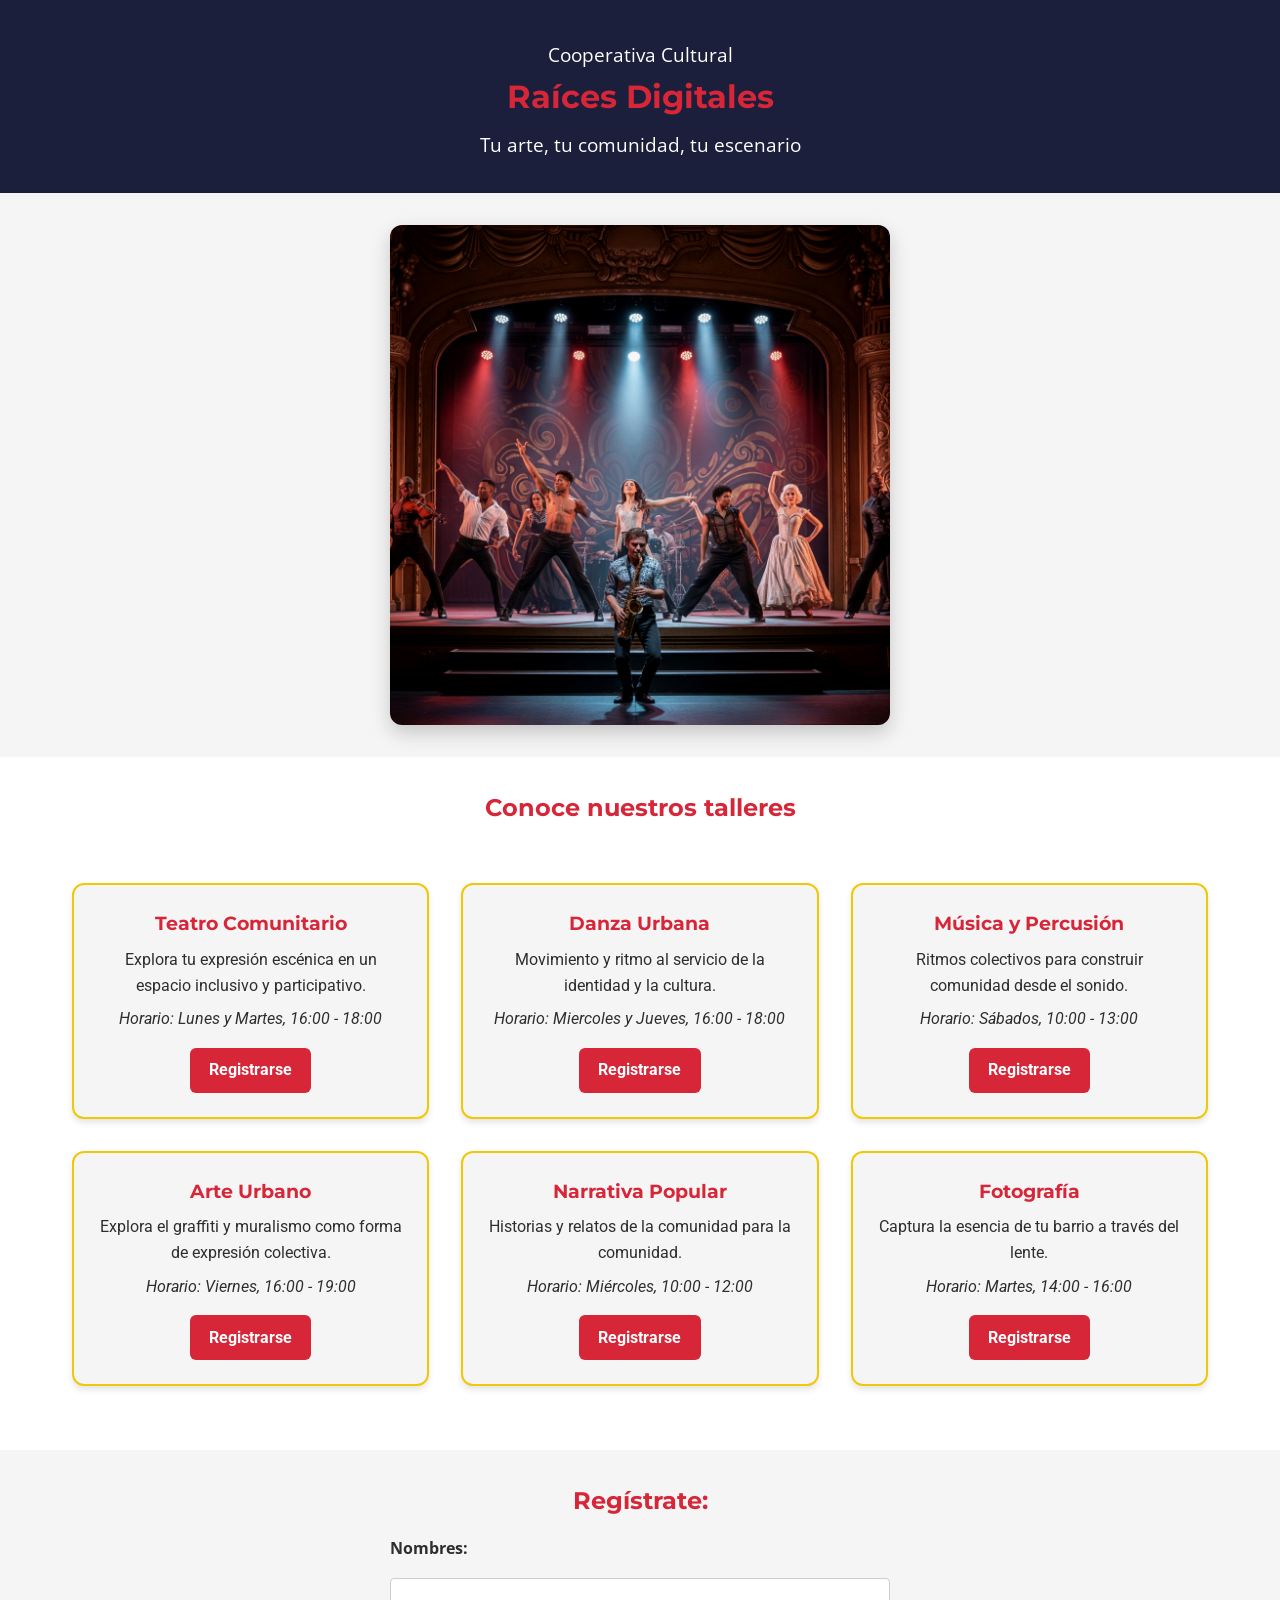
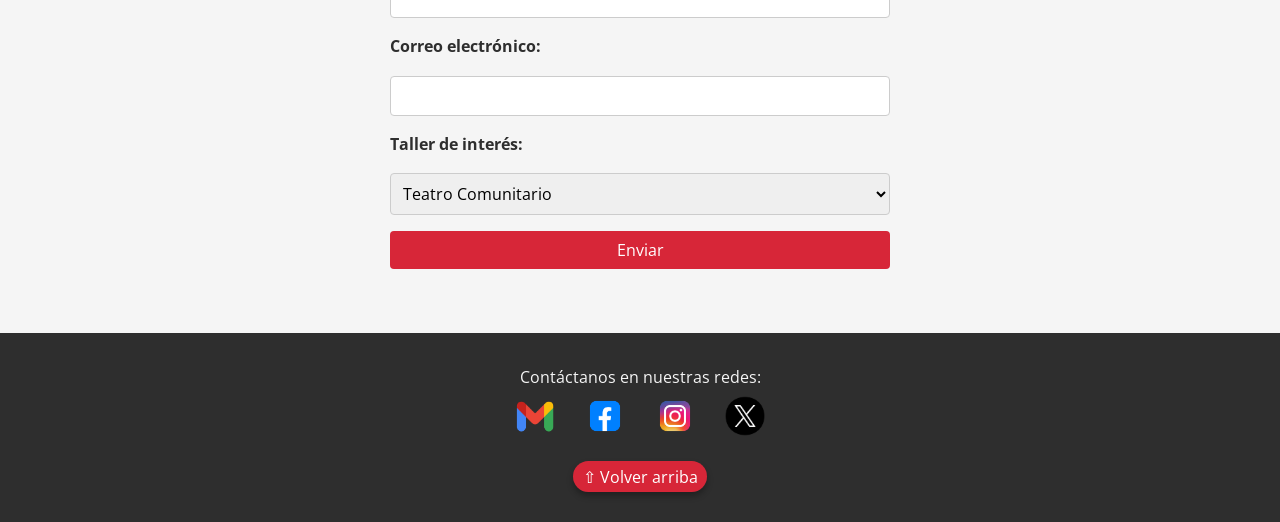
<file: Evaluaciones/Sumativa 1/index.html>
<!DOCTYPE html>
<html lang="es">
<head>
  <meta charset="UTF-8" />
  <meta name="viewport" content="width=device-width, initial-scale=1.0" />
  <title>Raíces Digitales - Talleres</title>
  <link href="https://fonts.googleapis.com/css2?family=Montserrat:wght@600&family=Roboto&display=swap" rel="stylesheet">
  <link rel="stylesheet" href="css/style.css" />
</head>
<body>
  <header id="inicio">
    <p>Cooperativa Cultural</p>
    <h1>Raíces Digitales</h1>
    <p>Tu arte, tu comunidad, tu escenario</p>
  </header>

  <section class="presentacion">
  <img src="assets/arte-comunitario.png" alt="Arte comunitario urbano" />
  </section>

  <section class="talleres">
    <h2>Conoce nuestros talleres</h2>
    <div class="tarjetas">
      <div class="tarjeta">
        <h3>Teatro Comunitario</h3>
        <p>Explora tu expresión escénica en un espacio inclusivo y participativo.</p>
        <span>Horario: Lunes y Martes, 16:00 - 18:00</span>
        <a href="#registro" class="btn">Registrarse</a>
      </div>
      <div class="tarjeta">
        <h3>Danza Urbana</h3>
        <p>Movimiento y ritmo al servicio de la identidad y la cultura.</p>
        <span>Horario: Miercoles y Jueves, 16:00 - 18:00</span>
        <a href="#registro" class="btn">Registrarse</a>
      </div>
      <div class="tarjeta">
        <h3>Música y Percusión</h3>
        <p>Ritmos colectivos para construir comunidad desde el sonido.</p>
        <span>Horario: Sábados, 10:00 - 13:00</span>
        <a href="#registro" class="btn">Registrarse</a>
      </div>
      <div class="tarjeta">
        <h3>Arte Urbano</h3>
        <p>Explora el graffiti y muralismo como forma de expresión colectiva.</p>
        <span>Horario: Viernes, 16:00 - 19:00</span>
        <a href="#registro" class="btn">Registrarse</a>
      </div>
      <div class="tarjeta">
        <h3>Narrativa Popular</h3>
        <p>Historias y relatos de la comunidad para la comunidad.</p>
        <span>Horario: Miércoles, 10:00 - 12:00</span>
        <a href="#registro" class="btn">Registrarse</a>
      </div>
      <div class="tarjeta">
        <h3>Fotografía</h3>
        <p>Captura la esencia de tu barrio a través del lente.</p>
        <span>Horario: Martes, 14:00 - 16:00</span>
        <a href="#registro" class="btn">Registrarse</a>
      </div>
    </div>
  </section>

  <section class="contacto" id="registro">
    <h2>Regístrate:</h2>
    <form>
      <label for="nombres">Nombres:</label>
      <input type="text" id="nombres" name="nombres" required />
   
      <label for="correo">Correo electrónico:</label>
      <input type="email" id="correo" name="correo" required />

      <label for="taller">Taller de interés:</label>
      <select id="taller" name="taller">
        <option value="teatro">Teatro Comunitario</option>
        <option value="danza">Danza Urbana</option>
        <option value="musica">Música y Percusión</option>
        <option value="arteurbano">Arte Urbano</option>
        <option value="narrativa">Narrativa Popular</option>
        <option value="fotografia">Fotografía Social</option>
      </select>

      <button type="submit">Enviar</button>
    </form>
  </section>

<footer>
  <p>Contáctanos en nuestras redes:</p>
  <div class="redes">
    <span><img src="assets/email.png" alt="Email"></span>
    <span><img src="assets/facebook.png" alt="Facebook"></span>
    <span><img src="assets/instagram.png" alt="Instagram"></span>
    <span><img src="assets/twitter.png" alt="Twitter"></span>
  </div>
  <a href="#inicio" class="volver-arriba">&#8679; Volver arriba</a>
</footer>
</body>
</html>
</file>
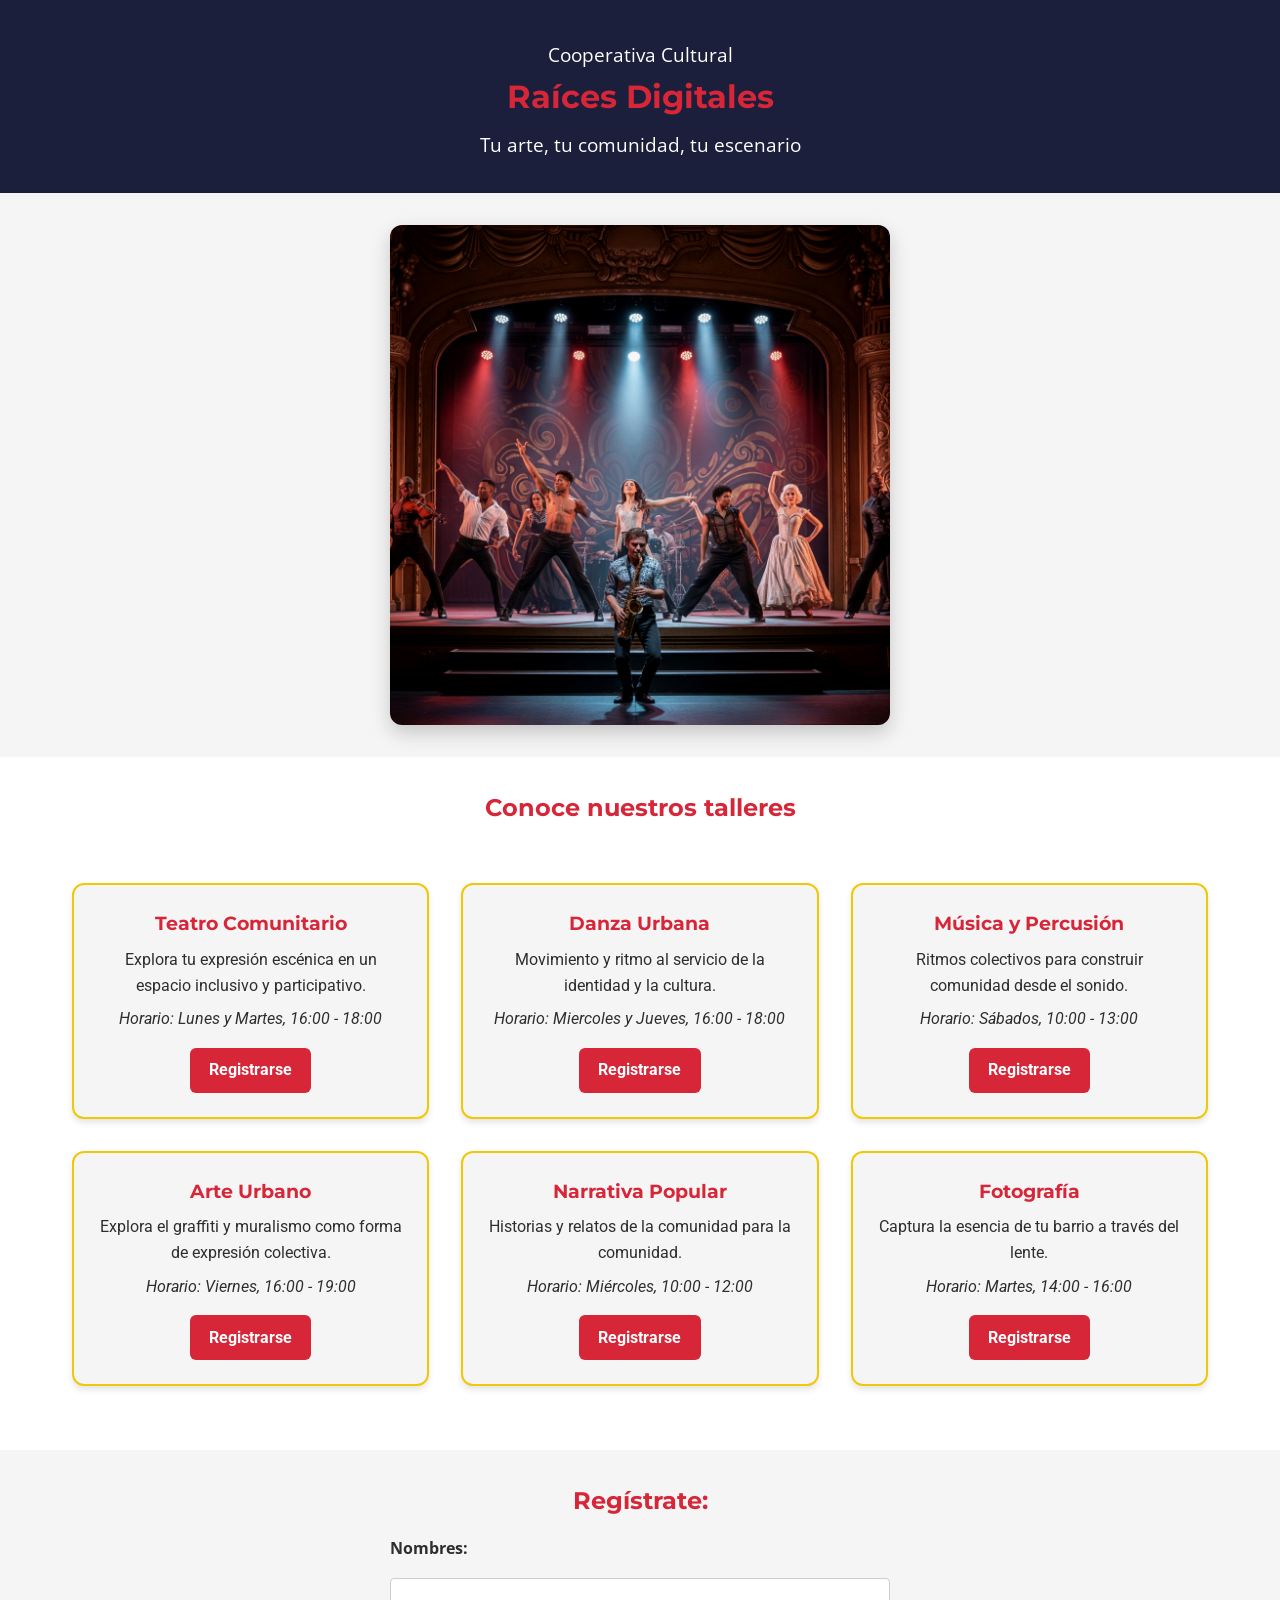
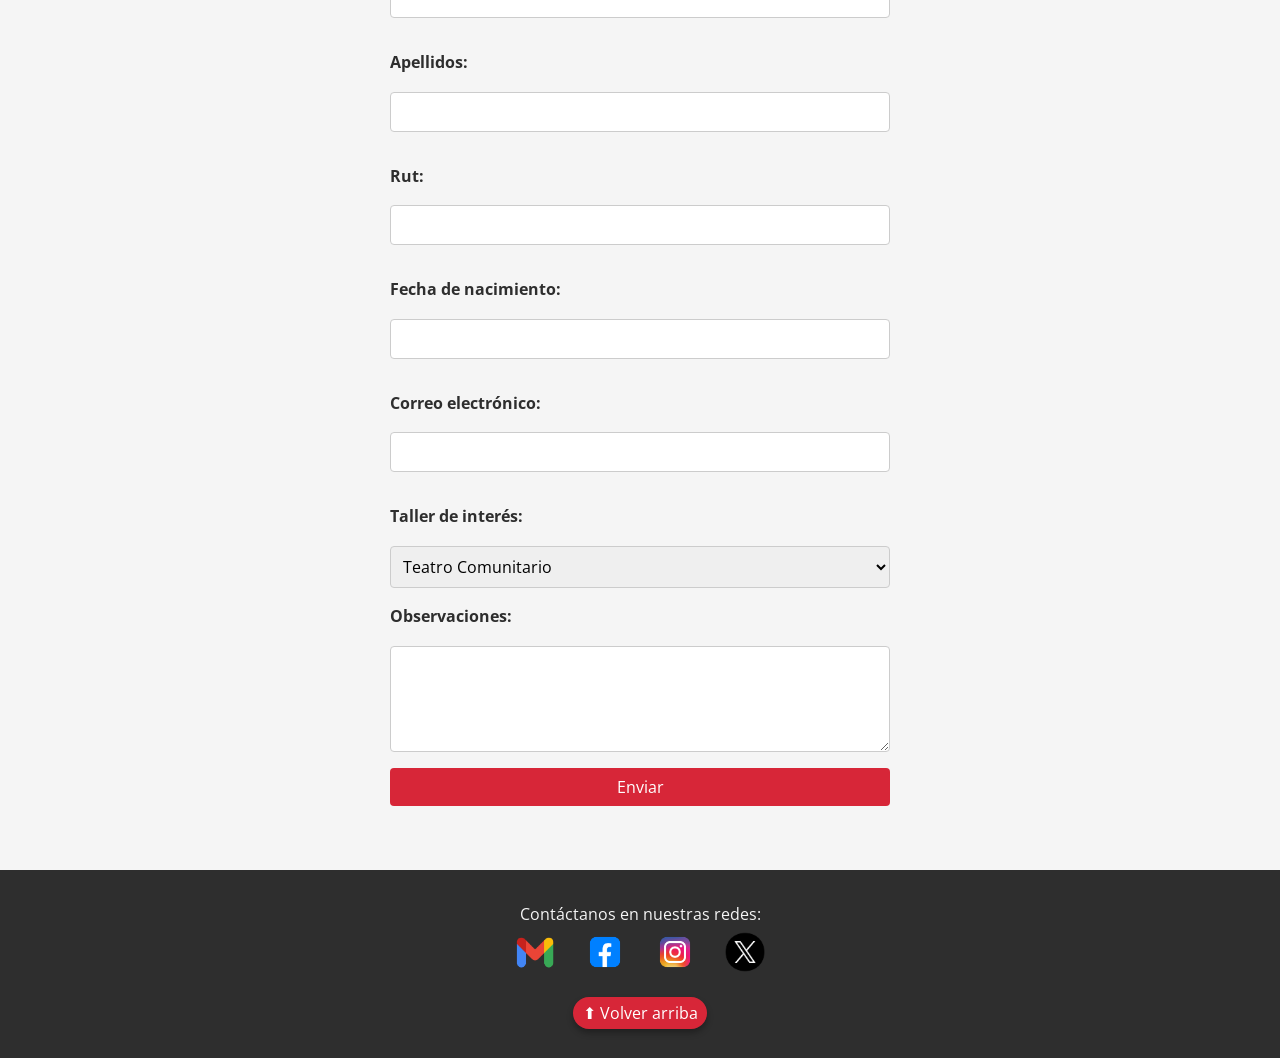
<file: Evaluaciones/Sumativa 2/index.html>
<!DOCTYPE html>
<html lang="es">
<head>
  <meta charset="UTF-8" />
  <meta name="viewport" content="width=device-width, initial-scale=1.0" />
  <title>Raíces Digitales - Talleres</title>
  <link href="https://fonts.googleapis.com/css2?family=Montserrat:wght@600&family=Roboto&display=swap" rel="stylesheet">
  <link rel="stylesheet" href="css/style.css" />

</head>
<body>
  <header id="inicio">
    <p>Cooperativa Cultural</p>
    <h1>Raíces Digitales</h1>
    <p>Tu arte, tu comunidad, tu escenario</p>
  </header>

  <section class="presentacion">
    <img src="assets/arte-comunitario.png" alt="Arte comunitario urbano" />
  </section>

  <section class="talleres">
    <h2>Conoce nuestros talleres</h2>
    <div class="tarjetas">
      <div class="tarjeta">
        <h3>Teatro Comunitario</h3>
        <p>Explora tu expresión escénica en un espacio inclusivo y participativo.</p>
        <span>Horario: Lunes y Martes, 16:00 - 18:00</span>
        <a href="#registro" class="btn">Registrarse</a>
      </div>
      <div class="tarjeta">
        <h3>Danza Urbana</h3>
        <p>Movimiento y ritmo al servicio de la identidad y la cultura.</p>
        <span>Horario: Miercoles y Jueves, 16:00 - 18:00</span>
        <a href="#registro" class="btn">Registrarse</a>
      </div>
      <div class="tarjeta">
        <h3>Música y Percusión</h3>
        <p>Ritmos colectivos para construir comunidad desde el sonido.</p>
        <span>Horario: Sábados, 10:00 - 13:00</span>
        <a href="#registro" class="btn">Registrarse</a>
      </div>
      <div class="tarjeta">
        <h3>Arte Urbano</h3>
        <p>Explora el graffiti y muralismo como forma de expresión colectiva.</p>
        <span>Horario: Viernes, 16:00 - 19:00</span>
        <a href="#registro" class="btn">Registrarse</a>
      </div>
      <div class="tarjeta">
        <h3>Narrativa Popular</h3>
        <p>Historias y relatos de la comunidad para la comunidad.</p>
        <span>Horario: Miércoles, 10:00 - 12:00</span>
        <a href="#registro" class="btn">Registrarse</a>
      </div>
      <div class="tarjeta">
        <h3>Fotografía</h3>
        <p>Captura la esencia de tu barrio a través del lente.</p>
        <span>Horario: Martes, 14:00 - 16:00</span>
        <a href="#registro" class="btn">Registrarse</a>
      </div>
    </div>
  </section>

  <section class="contacto" id="registro">
    <h2>Regístrate:</h2>
    <form onsubmit="return validarFormulario()">
      <label for="nombres">Nombres:</label>
      <input type="text" id="nombres" name="nombres" required />
      <span class="error" id="error-nombres"></span>

      <label for="apellidos">Apellidos:</label>
      <input type="text" id="apellidos" name="apellidos" required />
      <span class="error" id="error-apellidos"></span>

      <label for="rut">Rut:</label>
      <input type="text" id="rut" name="rut" required />
      <span class="error" id="error-rut"></span>

      <label for="fecha">Fecha de nacimiento:</label>
      <input type="text" id="fecha" name="fecha" required />
      <span class="error" id="error-fecha"></span>

      <label for="correo">Correo electrónico:</label>
      <input type="email" id="correo" name="correo" required />
      <span class="error" id="error-correo"></span>

      <label for="taller">Taller de interés:</label>
      <select id="taller" name="taller">
        <option value="teatro">Teatro Comunitario</option>
        <option value="danza">Danza Urbana</option>
        <option value="musica">Música y Percusión</option>
        <option value="arteurbano">Arte Urbano</option>
        <option value="narrativa">Narrativa Popular</option>
        <option value="fotografia">Fotografía Social</option>
      </select>

      <label for="observaciones">Observaciones:</label>
      <textarea id="observaciones" name="observaciones" rows="4" maxlength="300"></textarea>

      <button type="submit">Enviar</button>
    </form>
  </section>

  <footer>
    <p>Contáctanos en nuestras redes:</p>
    <div class="redes">
      <span><img src="assets/email.png" alt="Email"></span>
      <span><img src="assets/facebook.png" alt="Facebook"></span>
      <span><img src="assets/instagram.png" alt="Instagram"></span>
      <span><img src="assets/twitter.png" alt="Twitter"></span>
    </div>
    <a href="#inicio" class="volver-arriba">⬆ Volver arriba</a>
  </footer>

  <script>
    function mostrarError(idCampo, mensaje) {
      document.getElementById(idCampo).textContent = mensaje;
      const input = idCampo.replace('error-', '');
      document.getElementById(input).classList.add('error-input');
    }

    function limpiarError(idCampo) {
      document.getElementById(idCampo).textContent = '';
      const input = idCampo.replace('error-', '');
      document.getElementById(input).classList.remove('error-input');
    }

    function validarFormulario() {
      const errores = document.querySelectorAll('.error');
      for (let e of errores) {
        if (e.textContent !== '') {
          alert("Por favor corrige los errores antes de enviar.");
          return false;
        }
      }
      return true;
    }

    document.getElementById('nombres').addEventListener('input', function () {
      const valor = this.value.trim();
      const regex = /^[a-zA-ZÁÉÍÓÚÑáéíóúñ\s]+$/;
      if (!regex.test(valor)) {
        mostrarError('error-nombres', 'Solo se permiten letras y espacios.');
      } else {
        limpiarError('error-nombres');
      }
    });

    document.getElementById('apellidos').addEventListener('input', function () {
      const valor = this.value.trim();
      const regex = /^[a-zA-ZÁÉÍÓÚÑáéíóúñ\s]+$/;
      if (!regex.test(valor)) {
        mostrarError('error-apellidos', 'Solo se permiten letras y espacios.');
      } else {
        limpiarError('error-apellidos');
      }
    });

    document.getElementById('rut').addEventListener('blur', function () {
      const rut = this.value.trim();
      const rutRegex = /^\d{7,8}-[\dkK]$/;
      if (!rutRegex.test(rut)) {
        mostrarError('error-rut', 'Formato inválido. Ej: 12345678-9');
      } else {
        const [numero, dv] = rut.split('-');
        if (calcularDV(numero) !== dv.toUpperCase()) {
          mostrarError('error-rut', 'Dígito verificador incorrecto.');
        } else {
          limpiarError('error-rut');
        }
      }
    });

    function calcularDV(rut) {
      let suma = 0;
      let multiplo = 2;
      for (let i = rut.length - 1; i >= 0; i--) {
        suma += parseInt(rut[i]) * multiplo;
        multiplo = multiplo === 7 ? 2 : multiplo + 1;
      }
      const resto = 11 - (suma % 11);
      if (resto === 11) return '0';
      if (resto === 10) return 'K';
      return resto.toString();
    }

    document.getElementById('fecha').addEventListener('blur', function () {
      const fecha = this.value.trim();
      const partes = fecha.split('/');
      if (partes.length !== 3) {
        mostrarError('error-fecha', 'Formato debe ser dd/mm/aaaa');
        return;
      }

      const [dd, mm, aaaa] = partes.map(Number);
      if (dd < 1 || dd > 31 || mm < 1 || mm > 12 || aaaa < 1900) {
        mostrarError('error-fecha', 'Fecha fuera de rango válido');
        return;
      }

      const hoy = new Date();
      const nac = new Date(aaaa, mm - 1, dd);
      const edad = hoy.getFullYear() - nac.getFullYear();
      const m = hoy.getMonth() - nac.getMonth();
      const d = hoy.getDate() - nac.getDate();
      const edadReal = (m < 0 || (m === 0 && d < 0)) ? edad - 1 : edad;

      if (edadReal < 14) {
        mostrarError('error-fecha', 'Debes tener al menos 14 años');
      } else {
        limpiarError('error-fecha');
      }
    });

    document.getElementById('correo').addEventListener('input', function () {
      const valor = this.value.trim();
      const correoRegex = /^[a-zA-Z0-9._-]+@[a-zA-Z0-9.-]+\.[a-zA-Z0-9]{2,}$/;
      if (!correoRegex.test(valor)) {
        mostrarError('error-correo', 'Correo no válido. Ej: persona@dominio.cl');
      } else {
        limpiarError('error-correo');
      }
    });
  </script>

</body>
</html>
</file>
<file: Evaluaciones/Sumativa 1/css/style.css>
@import url('https://fonts.googleapis.com/css2?family=Montserrat:wght@600&family=Open+Sans&display=swap');

:root {
  --color-primario: #D72638;
  --color-secundario: #1B1F3B;
  --color-complementario: #F0C808;
  --color-neutral-claro: #F5F5F5;
  --color-neutral-oscuro: #2E2E2E;
  --fuente-titulos: 'Montserrat', sans-serif;
  --fuente-texto: 'Open Sans', sans-serif;
}

* {
  box-sizing: border-box;
  margin: 0;
  padding: 0;
}

body {
  font-family: var(--fuente-texto);
  background-color: var(--color-neutral-claro);
  color: var(--color-neutral-oscuro);
  line-height: 1.6;
}

header {
  background-color: var(--color-secundario);
  color: white;
  text-align: center;
  padding: 2rem 1rem;
}

header h1 {
  font-family: var(--fuente-titulos);
  font-size: 2rem;
  color: var(--color-primario);
}

header p {
  font-size: 1.2rem;
  margin-top: 0.5rem;
}

.presentacion img {
  width: 100%;
  max-width: 500px;
  height: auto;
  display: block;
  margin: 2rem auto;
  border-radius: 12px;
  box-shadow: 0 8px 20px rgba(0, 0, 0, 0.2);
  transition: transform 0.4s ease, box-shadow 0.4s ease, filter 0.4s ease;
  filter: contrast(1.05) brightness(0.97);
}

.presentacion img:hover {
  transform: scale(1.03);
  box-shadow: 0 12px 28px rgba(0, 0, 0, 0.3);
  filter: contrast(1.1) brightness(1);
}

.talleres {
  padding: 2rem 1rem;
  background-color: white;
}

.talleres h2 {
  text-align: center;
  margin-bottom: 1.5rem;
  color: var(--color-primario);
  font-family: var(--fuente-titulos);
}

.tarjetas {
  display: grid;
  grid-template-columns: repeat(auto-fit, minmax(300px, 1fr));
  gap: 2rem;
  max-width: 1200px;
  margin: 0 auto;
  padding: 2rem;
  justify-items: center;
}

.tarjeta {
  background-color: #F5F5F5;
  border: 2px solid #F0C808;
  padding: 1.5rem;
  border-radius: 12px;
  box-shadow: 0 4px 6px rgba(0,0,0,0.1);
  text-align: center;
  font-family: 'Roboto', sans-serif;
}

.btn {
  display: inline-block;
  margin-top: 1rem;
  padding: 0.6rem 1.2rem;
  background-color: #D72638;
  color: white;
  text-decoration: none;
  border-radius: 6px;
  font-weight: bold;
}

.btn:hover {
  background-color: #b71c2a;
  transition: background-color 0.3s ease;
}

.tarjeta h3 {
  margin-bottom: 0.5rem;
  font-family: var(--fuente-titulos);
  color: var(--color-primario);
}

.tarjeta span {
  display: block;
  margin-top: 0.5rem;
  font-style: italic;
}

.contacto {
  padding: 2rem 1rem;
  background-color: var(--color-neutral-claro);
}

.contacto h2 {
  text-align: center;
  margin-bottom: 1rem;
  color: var(--color-primario);
  font-family: var(--fuente-titulos);
}

form {
  max-width: 500px;
  margin: 0 auto;
  display: flex;
  flex-direction: column;
  gap: 1rem;
}

label {
  font-weight: bold;
}

input, select, button {
  padding: 0.5rem;
  font-size: 1rem;
  border-radius: 4px;
  border: 1px solid #ccc;
  font-family: var(--fuente-texto);
}

button {
  background-color: var(--color-primario);
  color: white;
  border: none;
  cursor: pointer;
  transition: background-color 0.3s;
}

button:hover {
  background-color: #b81e2c;
}

footer {
  background-color: var(--color-neutral-oscuro);
  color: white;
  text-align: center;
  padding: 1rem;
  margin-top: 2rem;
}

@media (max-width: 768px) {
  .tarjetas {
    flex-direction: column;
    align-items: center;
  }
}

.volver-arriba {
  position: static;
  bottom: 20px;
  right: 20px;
  z-index: 1000;
  font-size: 1rem;
  text-decoration: none;
  background-color: #D72638;
  color: white;
  padding: 0.3rem 0.6rem;
  border-radius: 50px;
  box-shadow: 0 4px 6px rgba(0, 0, 0, 0.3);
  transition: background-color 0.3s ease;
}

.volver-arriba:hover {
  background-color: #b71c2a;
}

footer {
  background-color: #2E2E2E;
  color: #F5F5F5;
  padding: 2rem;
  text-align: center;
  position: relative;
}

footer .redes {
  margin-bottom: 1rem;
}

footer .redes img {
  width: 50px;
  height: 50px;
  margin: 0 0.5rem;
  transition: transform 0.3s ease;
}

footer .redes img:hover {
  transform: scale(1.2);
}
</file>
<file: Evaluaciones/Sumativa 2/css/style.css>
@import url('https://fonts.googleapis.com/css2?family=Montserrat:wght@600&family=Open+Sans&display=swap');

:root {
  --color-primario: #D72638;
  --color-secundario: #1B1F3B;
  --color-complementario: #F0C808;
  --color-neutral-claro: #F5F5F5;
  --color-neutral-oscuro: #2E2E2E;
  --fuente-titulos: 'Montserrat', sans-serif;
  --fuente-texto: 'Open Sans', sans-serif;
}

* {
  box-sizing: border-box;
  margin: 0;
  padding: 0;
}

body {
  font-family: var(--fuente-texto);
  background-color: var(--color-neutral-claro);
  color: var(--color-neutral-oscuro);
  line-height: 1.6;
}

header {
  background-color: var(--color-secundario);
  color: white;
  text-align: center;
  padding: 2rem 1rem;
}

header h1 {
  font-family: var(--fuente-titulos);
  font-size: 2rem;
  color: var(--color-primario);
}

header p {
  font-size: 1.2rem;
  margin-top: 0.5rem;
}

.presentacion img {
  width: 100%;
  max-width: 500px;
  height: auto;
  display: block;
  margin: 2rem auto;
  border-radius: 12px;
  box-shadow: 0 8px 20px rgba(0, 0, 0, 0.2);
  transition: transform 0.4s ease, box-shadow 0.4s ease, filter 0.4s ease;
  filter: contrast(1.05) brightness(0.97);
}

.presentacion img:hover {
  transform: scale(1.03);
  box-shadow: 0 12px 28px rgba(0, 0, 0, 0.3);
  filter: contrast(1.1) brightness(1);
}

.talleres {
  padding: 2rem 1rem;
  background-color: white;
}

.talleres h2 {
  text-align: center;
  margin-bottom: 1.5rem;
  color: var(--color-primario);
  font-family: var(--fuente-titulos);
}

.tarjetas {
  display: grid;
  grid-template-columns: repeat(auto-fit, minmax(300px, 1fr));
  gap: 2rem;
  max-width: 1200px;
  margin: 0 auto;
  padding: 2rem;
  justify-items: center;
}

.tarjeta {
  background-color: #F5F5F5;
  border: 2px solid #F0C808;
  padding: 1.5rem;
  border-radius: 12px;
  box-shadow: 0 4px 6px rgba(0,0,0,0.1);
  text-align: center;
  font-family: 'Roboto', sans-serif;
}

.btn {
  display: inline-block;
  margin-top: 1rem;
  padding: 0.6rem 1.2rem;
  background-color: #D72638;
  color: white;
  text-decoration: none;
  border-radius: 6px;
  font-weight: bold;
}

.btn:hover {
  background-color: #b71c2a;
  transition: background-color 0.3s ease;
}

.tarjeta h3 {
  margin-bottom: 0.5rem;
  font-family: var(--fuente-titulos);
  color: var(--color-primario);
}

.tarjeta span {
  display: block;
  margin-top: 0.5rem;
  font-style: italic;
}

.contacto {
  padding: 2rem 1rem;
  background-color: var(--color-neutral-claro);
}

.contacto h2 {
  text-align: center;
  margin-bottom: 1rem;
  color: var(--color-primario);
  font-family: var(--fuente-titulos);
}

form {
  max-width: 500px;
  margin: 0 auto;
  display: flex;
  flex-direction: column;
  gap: 1rem;
}

label {
  font-weight: bold;
}

input, select, button {
  padding: 0.5rem;
  font-size: 1rem;
  border-radius: 4px;
  border: 1px solid #ccc;
  font-family: var(--fuente-texto);
}

button {
  background-color: var(--color-primario);
  color: white;
  border: none;
  cursor: pointer;
  transition: background-color 0.3s;
}

button:hover {
  background-color: #b81e2c;
}

footer {
  background-color: var(--color-neutral-oscuro);
  color: white;
  text-align: center;
  padding: 1rem;
  margin-top: 2rem;
}

@media (max-width: 768px) {
  .tarjetas {
    flex-direction: column;
    align-items: center;
  }
}

.volver-arriba {
  position: static;
  bottom: 20px;
  right: 20px;
  z-index: 1000;
  font-size: 1rem;
  text-decoration: none;
  background-color: #D72638;
  color: white;
  padding: 0.3rem 0.6rem;
  border-radius: 50px;
  box-shadow: 0 4px 6px rgba(0, 0, 0, 0.3);
  transition: background-color 0.3s ease;
}

.volver-arriba:hover {
  background-color: #b71c2a;
}

footer {
  background-color: #2E2E2E;
  color: #F5F5F5;
  padding: 2rem;
  text-align: center;
  position: relative;
}

footer .redes {
  margin-bottom: 1rem;
}

footer .redes img {
  width: 50px;
  height: 50px;
  margin: 0 0.5rem;
  transition: transform 0.3s ease;
}

footer .redes img:hover {
  transform: scale(1.2);
}

textarea {
  padding: 0.5rem;
  font-size: 1rem;
  font-family: var(--fuente-texto);
  border-radius: 4px;
  border: 1px solid #ccc;
  resize: vertical;
  min-height: 80px;
}

.error {
  color: #D72638;
  font-size: 0.9rem;
  margin-top: -0.5rem;
  margin-bottom: 0.5rem;
  display: block;
}

input.error-input,
select.error-input {
  border: 2px solid #D72638;
}
</file>
